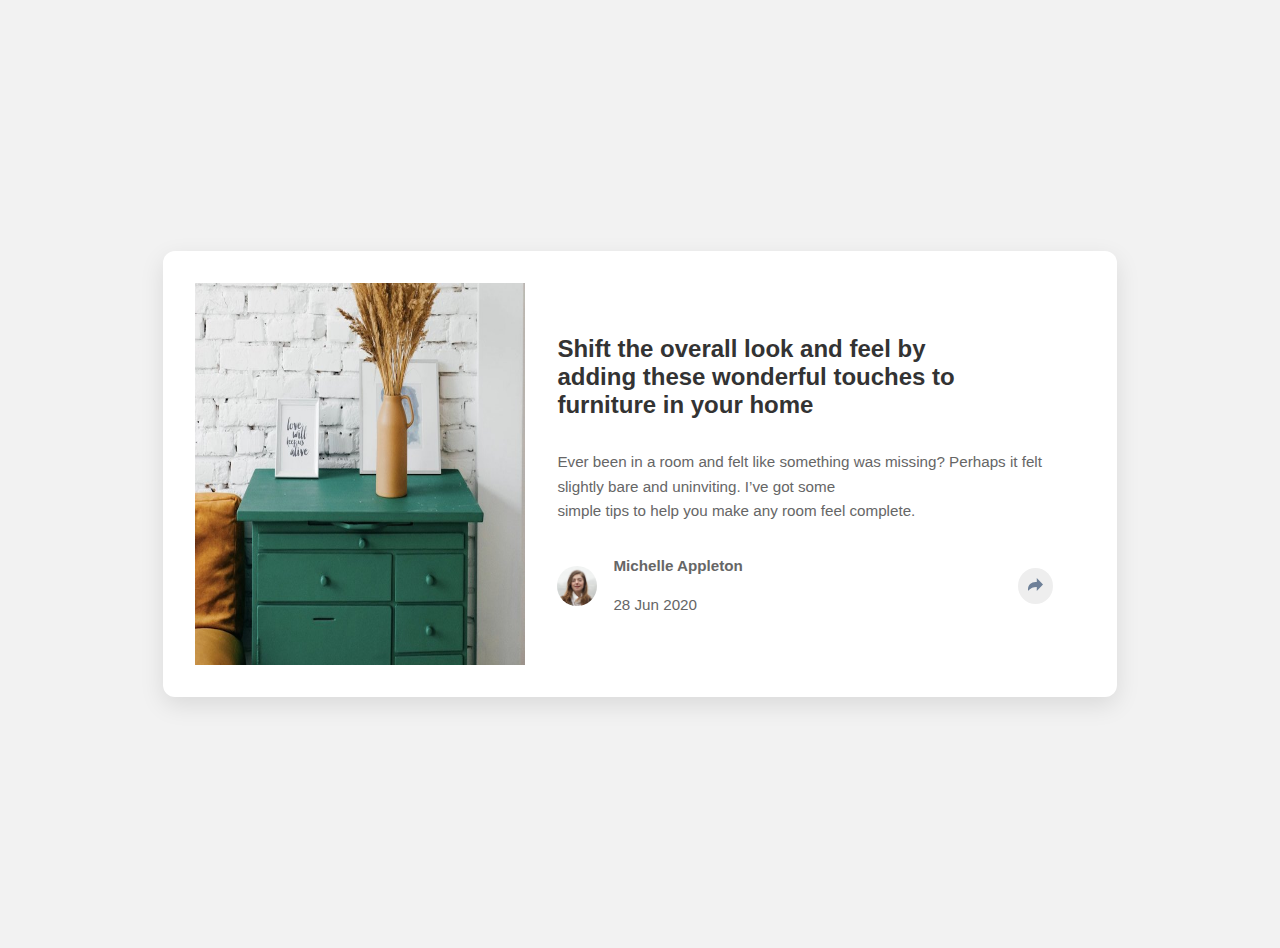
<file: index.html>
<!DOCTYPE html>
<html lang="en">

<head>
  <meta charset="UTF-8" />
  <meta name="viewport" content="width=device-width, initial-scale=1.0" />
  <title>Article Preview</title>
  <link rel="stylesheet" href="index.css" />
</head>

<body>
  <main>
    <div class="card">
      <div class="card-image">
        <img src="/images/drawers.jpg" alt="Article Image" />
      </div>
      <div class="card-content">
        <h2>Shift the overall look and feel by
          <br>adding these wonderful touches to
          <br>furniture in your home
        </h2>
        <p>
          Ever been in a room and felt like something was missing? Perhaps it felt slightly bare and uninviting. I’ve
          got some
          <br>simple tips to help you make any room feel complete.
        </p>
        <div class="card-footer">
          <div class="author">
            <img src="/images/avatar-michelle.jpg" alt="Author Avatar" class="avatar" />
            <div class="author-info">
              <p class="name">Michelle Appleton</p>
              <p class="date">28 Jun 2020</p>
            </div>
          </div>
          <div class="share-container">
            <div class="share-menu" id="sharePopup">
              <div class="share-items">
                <span>SHARE</span>
                <a href="images/icon-facebook.svg"><img src="images/icon-facebook.svg" alt="Facebook" /></a>
                <a href="images/icon-twitter.svg"><img src="images/icon-twitter.svg" alt="Twitter" /></a>
                <a href="images/icon-pinterest.svg"><img src="images/icon-pinterest.svg" alt="Pinterest" /></a>
              </div>
              
              <div class="triangle-down"></div>
            </div>
            <button class="share-button" id="shareBtn" aria-label="Share">
              <img src="/images/icon-share.svg" alt="Share" />
            </button>
          </div>
        </div>
      </div>
  </main>
  <script src="script.js"></script>
</body>

</html>
</file>
<file: index.css>
body {
    font-family: 'Verdana', sans-serif;
    background-color: #f2f2f2;
    display: flex;
    justify-content: center;
    align-items: center;
    min-height: 100vh;
    padding: 1rem;
  }
  
  .card {
    background: white;
    border-radius: 12px;
    max-width: 890px;
    display: flex;
    flex-direction: row;
    overflow: hidden;
    box-shadow: 0 8px 25px rgba(0, 0, 0, 0.1);
    padding: 2rem;
  }
  
  /* Image section */
  .card-image {
    flex: 1;
  }
  .card-image img {
    width: 100%;
    height: 100%;
    object-fit: stretch;
    display: block;
  }
  
  /* Content section */
  .card-content {
    flex: 1.5;
    padding: 2rem;
    display: flex;
    flex-direction: column;
    justify-content: center;
  }
  
  .card-content h2 {
    font-size: 1.5rem;
    margin-bottom: 1rem;
    color: #333;
  }
  
  .card-content p {
    color: #666;
    font-size: 0.95rem;
    line-height: 1.6;
   
  }
  
  /* Footer */
  .card-footer {
    display: flex;
    justify-content: space-between;
    align-items: center;
  }
  
  .author {
    display: flex;
    align-items: center;
    gap: 0rem;
    font-weight: bold;
    color: #333;
   padding-bottom: 0;
  }
  
  .avatar {
    width: 40px;
    height: 40px;
    border-radius: 50%;
    margin-right: 1rem;
  }
  
  .date {
    font-size: 0.85rem;
    font-weight: 9;
    color: #888;
    
  }

  .share-container {
    position: relative;
  }
  
  .share-button {
    background: #eee;
    border: none;
    padding: 10px;
    border-radius: 50%;
    cursor: pointer;
  }
  
  .share-button:hover {
    background: #ccc;
  }

  .share-menu {
    background-color: hsl(217, 19%, 35%);
    display: none;
    border-radius: 5px;
    position: absolute;
    top: -40px;
    left: -80px;
    padding: 5px 20px;
  }
  
  .share-items {
    display: flex;
    gap: 10px;
    align-items: center;
  }

  .share-menu > a img {
    width: 15px;
    height: 15px;
  }
  

  .triangle-down {
    width: 0;
    height: 0;
    border-left: 10px solid transparent;
    border-right: 10px solid transparent;
    border-top: 10px solid hsl(217, 19%, 35%);;
    position: absolute;
    left: 50%;
    /* right: 0; */
  }

  /* Responsive Styling */
  @media (max-width: 768px) {
    .card {
      flex-direction: column;
    }
  
    .card-image,
    .card-content {
      flex: unset;
    }
  
    .card-content {
      padding: 1.5rem;
    }
  
    .card-content h2 {
      font-size: 1.25rem;
    }
  
    .card-content p {
      font-size: 0.9rem;
    }
  }

  .share-menu span {
          color: hsl(214, 17%, 51%);
          font-weight: 500;
          font-size: 8px;
  }
</file>
